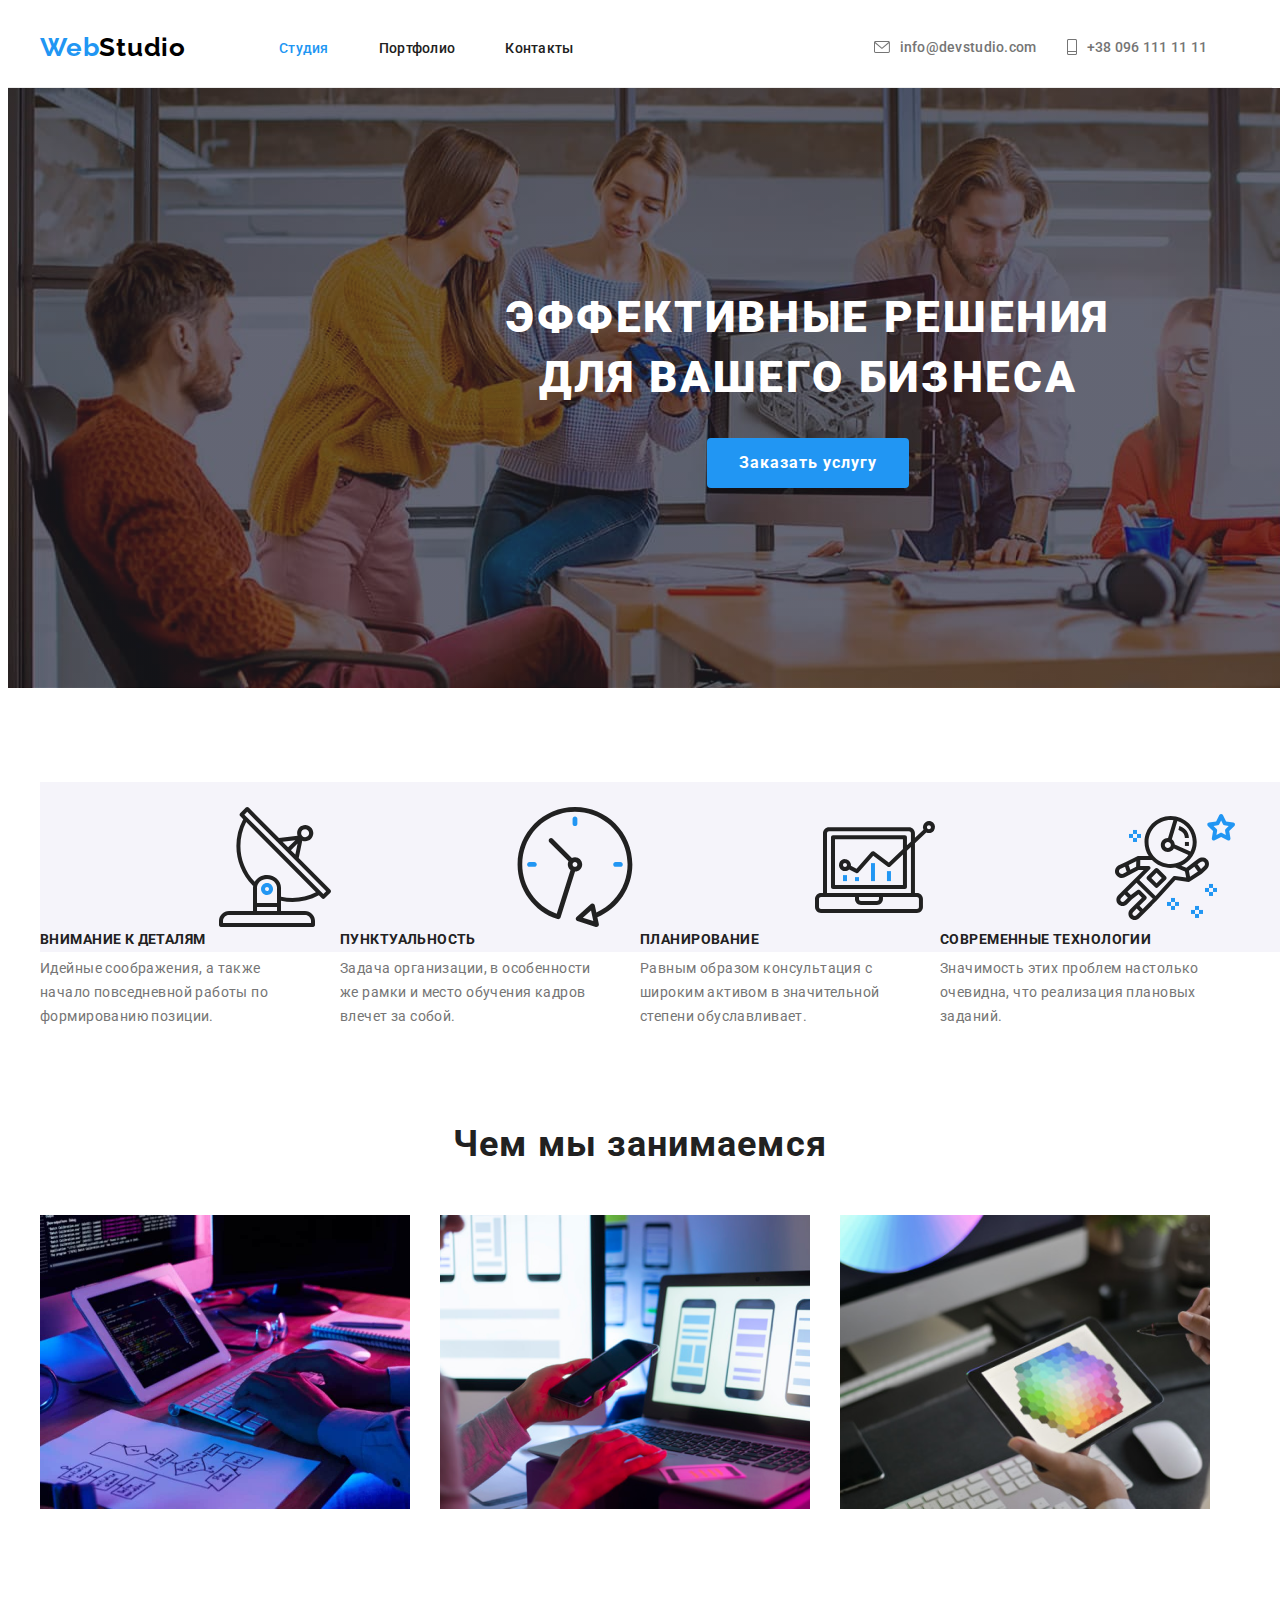
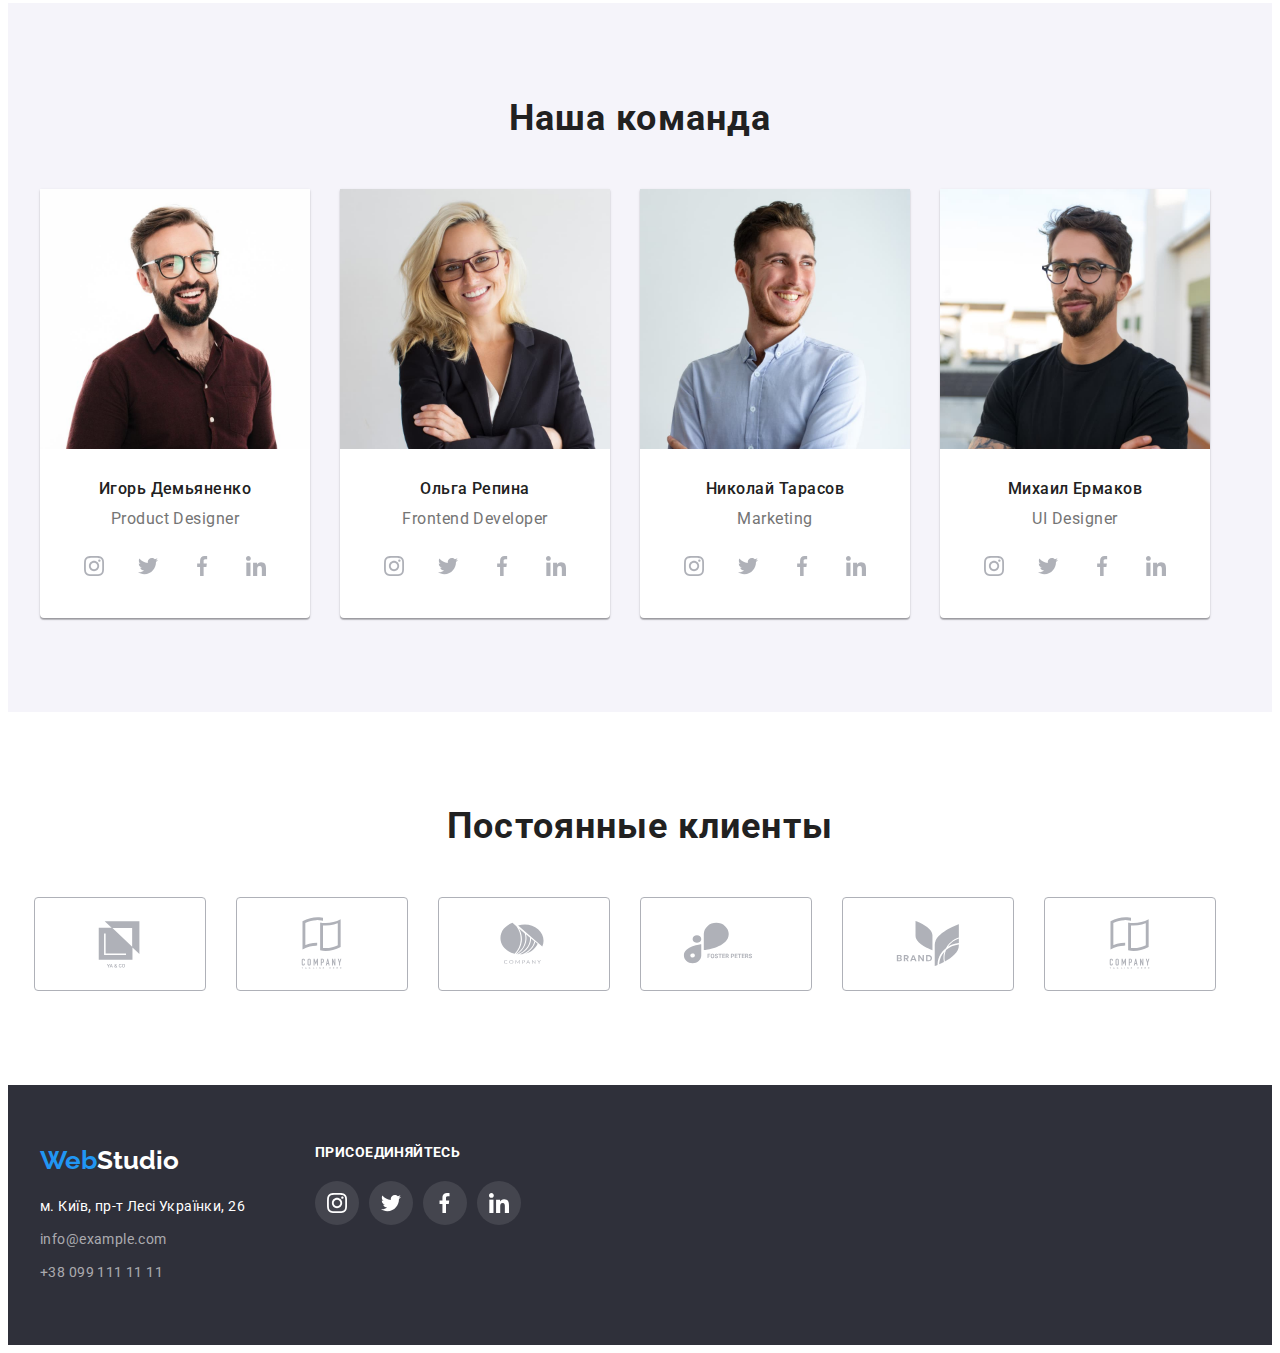
<file: index.html>
<!DOCTYPE html>
<html lang="ru">
  <head>
    <meta charset="UTF-8" />
    <meta http-equiv="X-UA-Compatible" content="IE=edge" />
    <meta name="viewport" content="width=device-width, initial-scale=1.0" />
    <link
      href="https://fonts.googleapis.com/css2?family=Raleway:wght@700&family=Roboto:wght@400;500;700;900&display=swap"
      rel="stylesheet"
    />
    <link
      rel="stylesheet"
      href="https://cdnjs.cloudflare.com/ajax/libs/modern-normalize/1.1.0/modern-normalize.min.css"
      integrity="sha512-wpPYUAdjBVSE4KJnH1VR1HeZfpl1ub8YT/NKx4PuQ5NmX2tKuGu6U/JRp5y+Y8XG2tV+wKQpNHVUX03MfMFn9Q=="
      crossorigin="anonymous"
      referrerpolicy="no-referrer"
    />
    <link rel="stylesheet" href="./сss/styles.css" />
    <title>Studio</title>
  </head>
  <body>
    <!--header-->
    <header class="head">
      <div class="container header">
        <a href="" class="logo"><span>Web</span>Studio</a>
        <nav>
          <ul class="site-nav">
            <li class="item"><a class="link-current" href="">Студия</a></li>
            <li class="item"><a class="link" href="./portfolio.html">Портфолио</a></li>
            <li class="item"><a class="link" href="">Контакты</a></li>
          </ul>
        </nav>
        <ul class="adress-header">
          <li class="item">
            <a class="adress-link" href="meilto:info@devstudio.com">
              <svg class="icon" width="16" height="12">
                <use href="./imges/symbol-defs.svg#icon-post"></use>
              </svg>
              info@devstudio.com</a
            >
          </li>

          <li class="item">
            <a class="adress-link" href="tel:+380961111111"
              ><svg class="icon" width="10" height="16">
                <use href="./imges/symbol-defs.svg#icon-phone"></use></svg
              >+38 096 111 11 11</a
            >
          </li>
        </ul>
      </div>
    </header>
    <!--unique main-->
    <main>
      <!--hero-->
      <section class="hero">
        <div class="container">
          <h1 class="hero-title">Эффективные решения<br />для вашего бизнеса</h1>
          <button class="button" type="button">Заказать услугу</button>
        </div>
      </section>
      <!--skill description-->
      <section class="skill-description">
        <div class="container">
          <h2 class="visually-hidden">Особенности</h2>
          <ul class="peculiarities">
            <li class="item"><div class="icon-block">
              <svg class="peculiarities-icon" width="70" height="70">
                <use href="./imges/symbol-defs.svg#icon-antenna"></use>
              </svg></div>
              <h3 class="peculiarities-list">Внимание к деталям</h3>
              <p class="peculiarities-text">
                Идейные соображения, а также начало повседневной работы по формированию позиции.
              </p>
            </li>
            <li class="item"><div class="icon-block">
              <svg class="peculiarities-icon" width="70" height="70">
                <use href="./imges/symbol-defs.svg#icon-clock"></use>
              </svg> </div>
              <h3 class="peculiarities-list">Пунктуальность</h3>
              <p class="peculiarities-text">
                Задача организации, в особенности же рамки и место обучения кадров влечет за собой.
              </p>
            </li>
            <li class="item"><div class="icon-block">
              <svg class="peculiarities-icon" width="70" height="70">
                <use href="./imges/symbol-defs.svg#icon-diagram"></use>
              </svg></div>
              <h3 class="peculiarities-list">Планирование</h3>
              <p class="peculiarities-text">
                Равным образом консультация с широким активом в значительной степени обуславливает.
              </p>
            </li>
            <li class="item"><div class="icon-block">
              <svg class="peculiarities-icon" width="70" height="70">
                <use href="./imges/symbol-defs.svg#icon-astronaut"></use>
              </svg></div>
              <h3 class="peculiarities-list">Современные технологии</h3>
              <p class="peculiarities-text">
                Значимость этих проблем настолько очевидна, что реализация плановых заданий.
              </p>
            </li>
          </ul>
        </div>
      </section>
      <!--work tips-->
      <section class="work-tips">
        <div class="container">
          <h2 class="work-list">Чем мы занимаемся</h2>
          <ul class="work">
            <li class="img"><img src="./imges/image1.jpg" alt="пишем-сайты " width="370" /></li>
            <li class="img">
              <img src="./imges/image2.jpg" alt="подстраиваем сайты для телефонов" width="370" />
            </li>
            <li class="img"><img src="./imges/image3.jpg" alt="работа с apple" width="370" /></li>
          </ul>
        </div>
      </section>
      <!--team-->
      <section class="teams">
        <div class="container">
          <h2 class="team-list">Наша команда</h2>
          <ul class="team">
            <li class="item">
              <img src="./imges/image11.jpg" alt="Игорь Демьяненко" width="270" />
              <div class="name-p">
                <h3 class="team-name">Игорь Демьяненко</h3>
                <p class="proffession">Product Designer</p>
                <ul class="teams-ul">
                  <li class="teams-item">
                    <a class="teams-link" href=""
                      ><svg class="teams-icon" width="20" height="20">
                        <use href="./imges/symbol-defs.svg#icon-instagram"></use></svg
                    ></a>
                  </li>
                  <li class="teams-item">
                    <a class="teams-link" href="#"
                      ><svg class="teams-icon" width="20" height="20">
                        <use href="./imges/symbol-defs.svg#icon-twitter"></use></svg
                    ></a>
                  </li>
                  <li class="teams-item">
                    <a class="teams-link" href="#"
                      ><svg class="teams-icon" width="20" height="20">
                        <use href="./imges/symbol-defs.svg#icon-facebook"></use></svg
                    ></a>
                  </li>
                  <li class="teams-item">
                    <a class="teams-link" href="#"
                      ><svg class="teams-icon" width="20" height="20">
                        <use href="./imges/symbol-defs.svg#icon-linkedin"></use></svg
                    ></a>
                  </li>
                </ul>
              </div>
            </li>
            <li class="item">
              <img src="./imges/image22.jpg" alt="Ольга Репина" width="270" />
              <div class="name-p">
                <h3 class="team-name">Ольга Репина</h3>
                <p class="proffession">Frontend Developer</p>
                <ul class="teams-ul">
                  <li class="teams-item">
                    <a class="teams-link" href="#"
                      ><svg class="teams-icon" width="20" height="20">
                        <use href="./imges/symbol-defs.svg#icon-instagram"></use></svg
                    ></a>
                  </li>
                  <li class="teams-item">
                    <a class="teams-link" href="#"
                      ><svg class="teams-icon" width="20" height="20">
                        <use href="./imges/symbol-defs.svg#icon-twitter"></use></svg
                    ></a>
                  </li>
                  <li class="teams-item">
                    <a class="teams-link" href="#"
                      ><svg class="teams-icon" width="20" height="20">
                        <use href="./imges/symbol-defs.svg#icon-facebook"></use></svg
                    ></a>
                  </li>
                  <li class="teams-item">
                    <a class="teams-link" href="#"
                      ><svg class="teams-icon" width="20" height="20">
                        <use href="./imges/symbol-defs.svg#icon-linkedin"></use></svg
                    ></a>
                  </li>
                </ul>
              </div>
            </li>
            <li class="item">
              <img src="./imges/image33.jpg" alt="Николай Тарасов" width="270" />
              <div class="name-p">
                <h3 class="team-name">Николай Тарасов</h3>
                <p class="proffession">Marketing</p>
                <ul class="teams-ul">
                  <li class="teams-item">
                    <a class="teams-link" href="#"
                      ><svg class="teams-icon" width="20" height="20">
                        <use href="./imges/symbol-defs.svg#icon-instagram"></use></svg
                    ></a>
                  </li>
                  <li class="teams-item">
                    <a class="teams-link" href="#"
                      ><svg class="teams-icon" width="20" height="20">
                        <use href="./imges/symbol-defs.svg#icon-twitter"></use></svg
                    ></a>
                  </li>
                  <li class="teams-item">
                    <a class="teams-link" href="#"
                      ><svg class="teams-icon" width="20" height="20">
                        <use href="./imges/symbol-defs.svg#icon-facebook"></use></svg
                    ></a>
                  </li>
                  <li class="teams-item">
                    <a class="teams-link" href="#"
                      ><svg class="teams-icon" width="20" height="20">
                        <use href="./imges/symbol-defs.svg#icon-linkedin"></use></svg
                    ></a>
                  </li>
                </ul>
              </div>
            </li>
            <li class="item">
              <img src="./imges/image44.jpg" alt="Михаил Ермаков" width="270" />
              <div class="name-p">
                <h3 class="team-name">Михаил Ермаков</h3>
                <p class="proffession">UI Designer</p>
                <ul class="teams-ul">
                  <li class="teams-item">
                    <a class="teams-link" href="#"
                      ><svg class="teams-icon" width="20" height="20">
                        <use href="./imges/symbol-defs.svg#icon-instagram"></use></svg
                    ></a>
                  </li>
                  <li class="teams-item">
                    <a class="teams-link" href="#"
                      ><svg class="teams-icon" width="20" height="20">
                        <use href="./imges/symbol-defs.svg#icon-twitter"></use></svg
                    ></a>
                  </li>
                  <li class="teams-item">
                    <a class="teams-link" href="#"
                      ><svg class="teams-icon" width="20" height="20">
                        <use href="./imges/symbol-defs.svg#icon-facebook"></use></svg
                    ></a>
                  </li>
                  <li class="teams-item">
                    <a class="teams-link" href="#"
                      ><svg class="teams-icon" width="20" height="20">
                        <use href="./imges/symbol-defs.svg#icon-linkedin"></use></svg
                    ></a>
                  </li>
                </ul>
              </div>
            </li>
          </ul>
        </div>
      </section>
    </main>
    <!------------------------ regular customers -------------------------->
    <section class="customers">
      <div class="container">
        <h2 class="customers-title">Постоянные клиенты</h2>
        <ul class="customers-item">
          <li class="customers-list">
            <a class="customers-link" href="#"
              ><svg class="customers-icon" width="106" height="60">
                <use href="./imges/symbol-defs.svg#icon-group-yaco"></use></svg
            ></a>
          </li>
          <li class="customers-list">
            <a class="customers-link" href="#"
              ><svg class="customers-icon" width="106" height="60">
                <use href="./imges/symbol-defs.svg#icon-group-tageline"></use></svg
            ></a>
          </li>
          <li class="customers-list">
            <a class="customers-link" href="#"
              ><svg class="customers-icon" width="106" height="60">
                <use href="./imges/symbol-defs.svg#icon-Logo-campany"></use></svg
            ></a>
          </li>
          <li class="customers-list">
            <a class="customers-link" href="#"
              ><svg class="customers-icon" width="106" height="60">
                <use href="./imges/symbol-defs.svg#icon--Logofoster-peters"></use></svg
            ></a>
          </li>
          <li class="customers-list">
            <a class="customers-link" href="#"
              ><svg class="customers-icon" width="106" height="60">
                <use href="./imges/symbol-defs.svg#icon-Logo-brend"></use></svg
            ></a>
          </li>
          <li class="customers-list">
            <a class="customers-link" href="#"
              ><svg class="customers-icon" width="106" height="60">
                <use href="./imges/symbol-defs.svg#icon-group-tageline"></use></svg
            ></a>
          </li>
        </ul>
      </div>
    </section>

    <!-----------------footer------------------------->
    <footer class="footer" >
    
      <div class="container social-right">
       
       <div class="right">
        <a class="logo-footer" href="./index.html">Web<span class="logo-width">Studio</span></a>
          <address>
            <ul class="adress">
              <li class="item">
                <a
                  class="maps"
                  href="https://goo.gl/maps/7KF9bq7pgSn1SmcG7"
                  target="_blank"
                  rel="noopener noreferrer"
                  >м. Київ, пр-т Лесі Українки, 26</a
                >
              </li>
              <li class="item">
                <a class="mail" href="mailto:info@example.com">info@example.com</a>
              </li>
              <li class="item"><a class="tel" href="tel:+380991111111">+38 099 111 11 11</a></li>
            </ul>
          </address>
       </div>
       <div class="social">
          <h2 class="social-title">присоединяйтесь</h2>
          <ul class="social-item">
            <li class="social-list">
              <a class="social-link" href="#"
                ><svg class="social-icon" width="20" height="20"><use href="./imges/symbol-defs.svg#icon-instagram"></use>></use></svg
              ></a>
            </li>
            <li class="social-list">
              <a class="social-link" href="#"
                ><svg class="social-icon" width="20" height="20"><use href="./imges/symbol-defs.svg#icon-twitter-footer"></use>></use></svg
              ></a>
            </li>
            <li class="social-list">
              <a class="social-link" href="#"
                ><svg class="social-icon" width="20" height="20"><use href="./imges/symbol-defs.svg#icon-facebook-footer"></use>></use></svg
              ></a>
            </li>
            <li class="social-list">
              <a class="social-link" href="#"
                ><svg class="social-icon" width="20" height="20"><use href="./imges/symbol-defs.svg#icon-linkedin-footer"></use>></use></svg
              ></a>
            </li>
          </ul>
        </div>
      </div>
    
    </footer>
  </body>
</html>
</file>
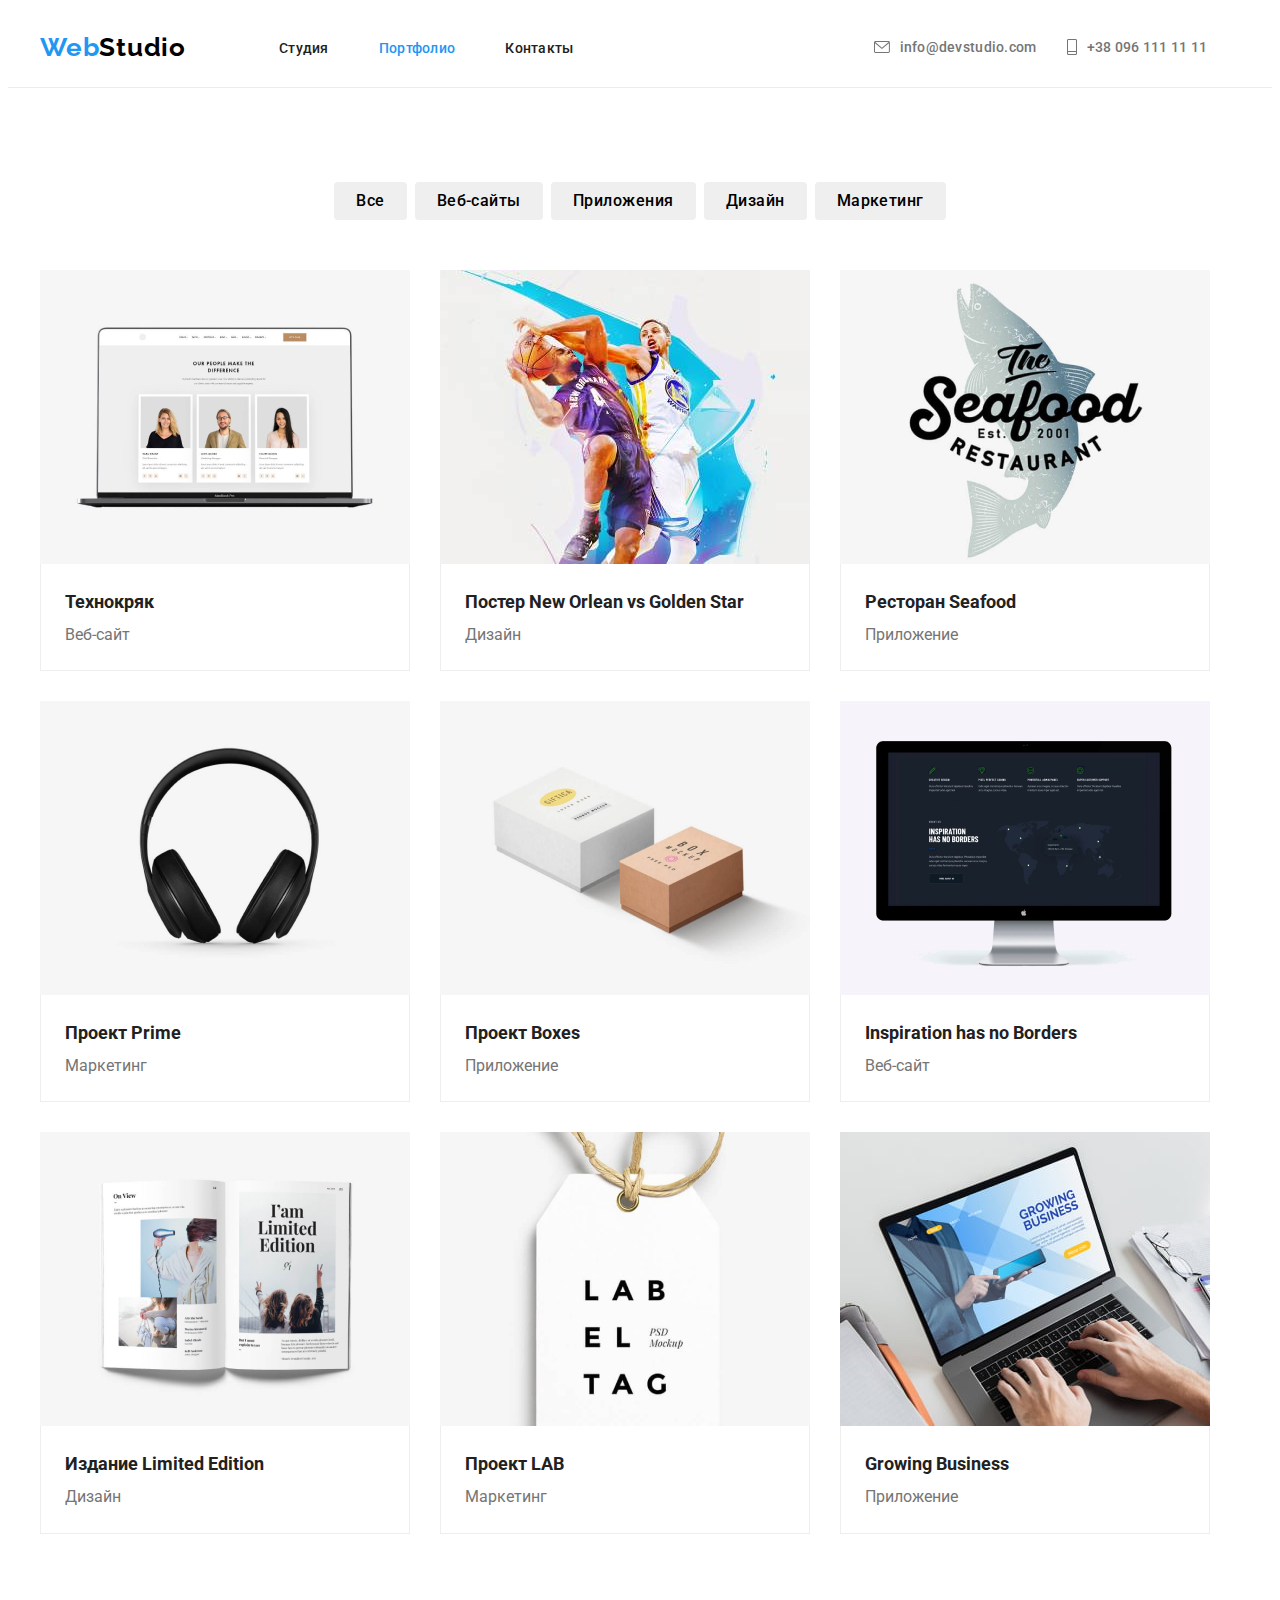
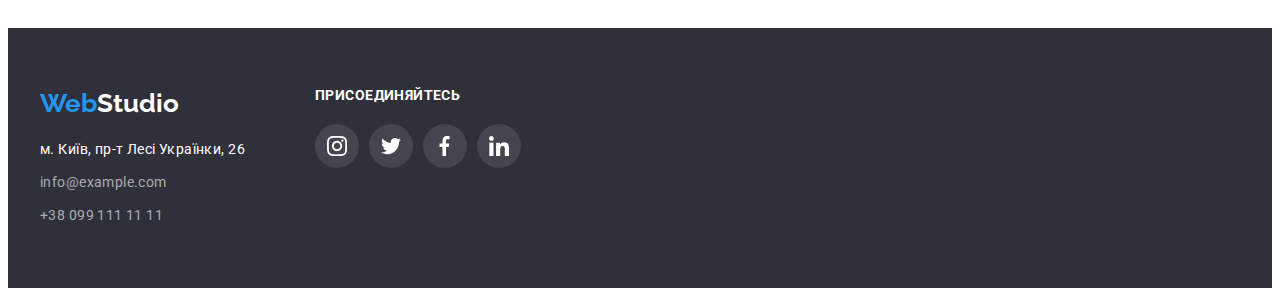
<file: portfolio.html>
<!DOCTYPE html>
<html lang="ru">
  <head>
    <meta charset="UTF-8" />
    <meta http-equiv="X-UA-Compatible" content="IE=edge" />
    <meta name="viewport" content="width=device-width, initial-scale=1.0" />
    <link
      href="https://fonts.googleapis.com/css2?family=Raleway:wght@700&family=Roboto:wght@400;500;700;900&display=swap"
      rel="stylesheet"
    />
    <link
      rel="stylesheet"
      href="https://cdnjs.cloudflare.com/ajax/libs/modern-normalize/1.1.0/modern-normalize.min.css"
      integrity="sha512-wpPYUAdjBVSE4KJnH1VR1HeZfpl1ub8YT/NKx4PuQ5NmX2tKuGu6U/JRp5y+Y8XG2tV+wKQpNHVUX03MfMFn9Q=="
      crossorigin="anonymous"
      referrerpolicy="no-referrer"
    />
    <link rel="stylesheet" href="./сss/styles.css" />
    <title>Portfolio</title>
  </head>
  <body>
    <!--header-->
    <header class="head">
      <div class="container header">
        <a href="./index.html" class="logo"><span>Web</span>Studio</a>
        <nav>
          <ul class="site-nav">
            <li class="item"><a class="link" href="./index.html">Студия</a></li>
            <li class="item"><a class="link-current" href="./portfolio.html">Портфолио</a></li>
            <li class="item"><a class="link" href="">Контакты</a></li>
          </ul>
        </nav>
        <ul class="adress-header">
          <li class="item">
            <a class="adress-link" href="meilto:info@devstudio.com">
              <svg class="icon" width="16" height="12">
                <use href="./imges/symbol-defs.svg#icon-post"></use>
              </svg>
              info@devstudio.com</a
            >
          </li>

          <li class="item">
            <a class="adress-link" href="tel:+380961111111"
              ><svg class="icon" width="10" height="16">
                <use href="./imges/symbol-defs.svg#icon-phone"></use></svg
              >+38 096 111 11 11</a
            >
          </li>
        </ul>
      </div>
    </header>
    <!-- unique  -->
    <main>
      <section class="section-ng">
        <div class="container">
          <h1 class="visually-hidden">Портфолио</h1>
          <!-- navigation -->
          <ul class="but">
            <li class="item"><button class="list" type="button">Все</button></li>
            <li class="item"><button class="list" type="button">Веб-сайты</button></li>
            <li class="item"><button class="list" type="button">Приложения</button></li>
            <li class="item"><button class="list" type="button">Дизайн</button></li>
            <li class="item"><button class="list" type="button">Маркетинг</button></li>
          </ul>
          <!-- gallery -->
          <ul class="gallery">
            <li class="list">
              <img src="./imges/imgp1.jpg" alt="проект-1" width="370" />
              <div class="border">
                <h2 class="title">Технокряк</h2>
                <p class="text">Веб-сайт</p>
              </div>
            </li>
            <li class="list">
              <img src="./imges/imgp2.jpg" alt="проект-2" width="370" />
              <div class="border">
                <h2 class="title">Постер New Orlean vs Golden Star</h2>
                <p class="text">Дизайн</p>
              </div>
            </li>
            <li class="list">
              <img src="./imges/imgp3.jpg" alt="проект-3" width="370" />
              <div class="border">
                <h2 class="title">Ресторан Seafood</h2>
                <p class="text">Приложение</p>
              </div>
            </li>
            <li class="list">
              <img src="./imges/imgp4.jpg" alt="проект-4" width="370" />
              <div class="border">
                <h2 class="title">Проект Prime</h2>
                <p class="text">Маркетинг</p>
              </div>
            </li>
            <li class="list">
              <img src="./imges/imgp5.jpg" alt="проект-5" width="370" />
              <div class="border">
                <h2 class="title">Проект Boxes</h2>
                <p class="text">Приложение</p>
              </div>
            </li>
            <li class="list">
              <img src="./imges/imgp6.jpg" alt="проект-6" width="370" />
              <div class="border">
                <h2 class="title">Inspiration has no Borders</h2>
                <p class="text">Веб-сайт</p>
              </div>
            </li>
            <li class="list">
              <img src="./imges/imgp7.jpg" alt="проект-7" width="370" />
              <div class="border">
                <h2 class="title">Издание Limited Edition</h2>
                <p class="text">Дизайн</p>
              </div>
            </li>
            <li class="list">
              <img src="./imges/imgp8.jpg" alt="проект-8" width="370" />
              <div class="border">
                <h2 class="title">Проект LAB</h2>
                <p class="text">Маркетинг</p>
              </div>
            </li>
            <li class="list">
              <img src="./imges/imgp9.jpg" alt="проект-9" width="370" />
              <div class="border">
                <h2 class="title">Growing Business</h2>
                <p class="text">Приложение</p>
              </div>
            </li>
          </ul>
        </div>
      </section>
    </main>
    <!--footer-->
    <footer class="footer" >
    
      <div class="container social-right">
       
       <div class="right">
        <a class="logo-footer" href="./index.html">Web<span class="logo-width">Studio</span></a>
          <address>
            <ul class="adress">
              <li class="item">
                <a
                  class="maps"
                  href="https://goo.gl/maps/7KF9bq7pgSn1SmcG7"
                  target="_blank"
                  rel="noopener noreferrer"
                  >м. Київ, пр-т Лесі Українки, 26</a
                >
              </li>
              <li class="item">
                <a class="mail" href="mailto:info@example.com">info@example.com</a>
              </li>
              <li class="item"><a class="tel" href="tel:+380991111111">+38 099 111 11 11</a></li>
            </ul>
          </address>
       </div>
       <div class="social">
          <h2 class="social-title">присоединяйтесь</h2>
          <ul class="social-item">
            <li class="social-list">
              <a class="social-link" href="#"
                ><svg class="social-icon" width="20" height="20"><use href="./imges/symbol-defs.svg#icon-instagram"></use>></use></svg
              ></a>
            </li>
            <li class="social-list">
              <a class="social-link" href="#"
                ><svg class="social-icon" width="20" height="20"><use href="./imges/symbol-defs.svg#icon-twitter-footer"></use>></use></svg
              ></a>
            </li>
            <li class="social-list">
              <a class="social-link" href="#"
                ><svg class="social-icon" width="20" height="20"><use href="./imges/symbol-defs.svg#icon-facebook-footer"></use>></use></svg
              ></a>
            </li>
            <li class="social-list">
              <a class="social-link" href="#"
                ><svg class="social-icon" width="20" height="20"><use href="./imges/symbol-defs.svg#icon-linkedin-footer"></use>></use></svg
              ></a>
            </li>
          </ul>
        </div>
      </div>
    
    </footer>
  </body>
</html>
</file>
<file: сss/styles.css>
:root {
  --primary-text-color: #757575;
  --title-text-color: #000000;
  --acsent-color: #2196f3;
  --link-color: #212121;
  --ptimari-bg-color: #ffffff;
  --border-color: #ececec;
}

body {
  font-family: 'Roboto', sans-serif;
  background: var(--ptimari-bg-color);
}
img {
  margin: 0;
}
ul {
  margin: 0;
  padding: 0;
  list-style: none;
}
h1,
h2,
h3,
h4,
h5,
h6 {
  margin: 0;
  padding: 0;
}
p {
  margin: 0;
  padding: 0;
}
/* size all content */
.container {
  width: 1200px;
  margin: auto;
  padding: 0 15px 0 15px;
}

/* visibility */
.visually-hidden {
  position: absolute;
  width: 1px;
  height: 1px;
  margin: -1px;
  border: 0;
  padding: 0;

  white-space: nowrap;
  clip-path: inset(100%);
  clip: rect(0 0 0 0);
  overflow: hidden;
}

/* header */
.head {
  padding-top: 24px;
  padding-bottom: 24px;
  border-bottom: 1px solid var(--border-color);
}
.container.header {
  display: flex;
  align-items: center;
}
/* logo */
.logo {
  font-family: 'Raleway';
  font-weight: 700;
  margin-left: 0;
  margin-right: 93px;
  font-size: 26px;
  line-height: 1.19;
  letter-spacing: 0.03em;
  color: var(--title-text-color);
  text-decoration: none;
}
.logo > span {
  color: #2196f3;
}
/* site nav */
.site-nav {
  display: flex;
  padding-left: 0;
}
.site-nav .item {
  margin-right: 50px;
}
.site-nav .item:last-child {
  margin-right: 300px;
}
.site-nav .link {
  font-weight: 500;
  font-size: 14px;
  letter-spacing: 0.02em;
  text-decoration: none;
  color: var(--link-color);
}
.site-nav .link:hover {
  color: var(--acsent-color);
}

.site-nav .link:focus {
  color: var(--acsent-color);
}
.link-current {
  color: var(--acsent-color);
  font-weight: 500;
  font-size: 14px;
  letter-spacing: 0.02em;
  text-decoration: none;
}
/* adress-head */
.adress-header {
  display: flex;
  vertical-align: middle;
  padding: 0;
}
.adress-link {
  display: flex;
  align-items: center;
}
.adress-header .icon {
  margin-right: 10px;
  fill: #757575;
}
.adress-link:hover .icon {
  fill: #2196f3;
}
.adress-link:focus .icon {
  fill: #2196f3;
}
.adress-header .item {
  margin-right: 30px;
}
.adress-header .item:last-child {
  margin-right: 0;
}
.adress-header .adress-link {
  font-weight: 500;
  font-size: 14px;
  letter-spacing: 0.02em;
  text-decoration: none;
  color: #757575;
}
.adress-header .adress-link:hover,
.adress-header .adress-link:focus {
  color: var(--acsent-color);
}

/* hero */
.hero {
  width: 1600px;
  display: block;
  text-align: center;
  align-items: center;
  margin: auto;
  padding-top: 200px;
  padding-bottom: 200px;
  background-image: linear-gradient(to right, rgba(47, 48, 58, 0.4), rgba(47, 48, 58, 0.4)),
    url('../imges/hero.jpg');
  background-color: #2f303a;
  background-repeat: no-repeat;
  background-position: center;
}
.hero-title {
  padding-bottom: 30px;
  font-weight: 900;
  font-size: 44px;
  line-height: 1.36;

  letter-spacing: 0.06em;
  text-transform: uppercase;
  color: var(--ptimari-bg-color);
}

.hero .button {
  padding: 10px 32px 10px 32px;
  font-family: inherit;
  font-weight: 700;
  font-size: 16px;
  line-height: 1.87;
  cursor: pointer;
  letter-spacing: 0.06em;
  background-color: #2196f3;
  box-shadow: 0px 4px 4px rgba(0, 0, 0, 0.15);
  border: transparent;
  border-radius: 4px;
  color: var(--ptimari-bg-color);
}
/* peculiarities */
.skill-description {
  padding-top: 94px;
  padding-bottom: 94px;
}
.peculiarities {
  padding: 0;
  display: flex;
}
.icon-block {
  margin-bottom: 30px;
  background-color: #f5f4fa;
  height: 120px;
  width: 270px;
  margin-right: 30px;
}

.peculiarities .item {
}
.peculiarities .item:last-child {
  padding-right: 0;
}
.peculiarities-list {
  width: 270px;
  padding-bottom: 10px;
  font-weight: 700;
  font-size: 14px;
  line-height: 1.14;
  letter-spacing: 0.03em;
  text-transform: uppercase;
  color: var(--link-color);
}
.peculiarities-text {
  width: 270px;
  font-weight: 400;
  font-size: 14px;
  line-height: 1.71;
  letter-spacing: 0.03em;
  color: #757575;
}
.peculiarities-icon {
  display: block;
  width: 270px;
  height: 120px;
  background-color: #f5f4fa;
  padding: 25px 100px;
}
/* work tips */
.work-tips {
  padding-bottom: 94px;
}
.work {
  padding: 0;
  display: flex;
}
.work .img {
  padding-right: 30px;
}
.work .img:last-child {
  padding-right: 0;
}
.work-list {
  margin-bottom: 50px;
  font-weight: 700;
  font-size: 36px;
  line-height: 1.17;
  text-align: center;
  letter-spacing: 0.03em;
  color: var(--link-color);
}

/*team*/
.teams {
  padding-top: 94px;
  padding-bottom: 94px;
  background-color: #f5f4fa;
}
.team {
  padding: 0;
  display: flex;
}
.teams-ul {
  gap: 10px;
}
.team .item {
  margin-right: 30px;
  text-align: center;
  border-bottom-left-radius: 4px;
  border-bottom-right-radius: 4px;
  background-color: var(--ptimari-bg-color);
  box-shadow: 0px 1px 3px rgba(0, 0, 0, 0.12), 0px 1px 1px rgba(0, 0, 0, 0.14),
    0px 2px 1px rgba(0, 0, 0, 0.2);
}
.team .item:last-child {
  margin-right: 0;
}
.team-list {
  text-align: center;
  margin-bottom: 50px;
  font-style: normal;
  font-weight: 700;
  font-size: 36px;
  line-height: 1.17;
  letter-spacing: 0.03em;
  color: var(--link-color);
}
.name-p {
  padding-top: 30px;
  padding-bottom: 30px;
}
.team-name {
  font-weight: 500;
  font-size: 16px;
  line-height: 1.19;
  letter-spacing: 0.03em;
  color: var(--link-color);
}
.proffession {
  margin-bottom: 16px;
  padding-top: 10px;
  font-weight: 400;
  font-size: 16px;
  line-height: 1.19;
  letter-spacing: 0.03em;
  color: var(--primary-text-color);
}

.teams-ul {
  display: flex;
  justify-content: center;
}
.team .item {
  width: 270px;
}
.teams-item .teams-link {
  display: flex;
  width: 44px;
  height: 44px;
  align-items: center;
  justify-content: center;
  border-radius: 50%;
}
.teams-icon {
  fill: #afb1b8;
}
.teams-link:hover .teams-icon {
  fill: var(--ptimari-bg-color);
}
.teams-link:hover {
  background-color: var(--acsent-color);
}
.teams-link:focus .teams-icon {
  fill: var(--ptimari-bg-color);
}
.teams-link:focus {
  background-color: var(--acsent-color);
}
/*------------------- regular customers---------------*/
.customers {
  display: block;
  padding-top: 94px;
  padding-bottom: 94px;
}
.customers-title {
  font-family: 'Roboto';
  font-style: normal;
  font-weight: 700;
  margin-bottom: 50px;
  font-size: 36px;
  line-height: 1.16;
  text-align: center;
  letter-spacing: 0.03em;
  color: #212121;
}
.customers-item {
  display: flex;
  justify-content: center;
}
.customers-list {
  margin-right: 30px;
}
.customers-link {
  display: flex;
  width: 170px;
  height: 92px;
  align-items: center;
  justify-content: center;
  border: 1px solid #afb1b8;
  border-radius: 4px;
  outline: none;
}
.customers-icon {
  fill: #afb1b8;
}
.customers-icon:hover {
  fill: #2196f3;
}
.customers-link:focus .customers-icon {
  fill: #2196f3;
}
.customers-link:focus {
  border-color: #2196f3;
}

.customers-link:hover {
  border-color: #2196f3;
}

/* ------------------footer--------------------*/
.footer {
  padding-top: 60px;
  padding-bottom: 60px;
  background-color: #2f303a;
}

.adress {
  padding: 0;
}
.adress .item {
  margin-bottom: 9px;
}
.adress .item:last-child {
  margin-bottom: 0;
}

.logo-footer {
  display: block;
  margin-bottom: 20px;
  font-family: 'Raleway';
  font-weight: 700;
  font-size: 26px;
  color: var(--acsent-color);
  text-decoration: none;
}
.logo-footer span {
  color: var(--ptimari-bg-color);
}
.maps {
  font-style: normal;
  font-weight: 400;
  font-size: 14px;
  line-height: 1.71;
  letter-spacing: 0.03em;
  text-decoration: none;
  color: var(--ptimari-bg-color);
}

.adress .mail {
  font-style: normal;
  font-weight: 400;
  font-size: 14px;
  line-height: 1.71;
  letter-spacing: 0.03em;
  text-decoration: none;
  color: rgba(255, 255, 255, 0.6);
}
.adress .tel {
  font-style: normal;
  font-weight: 400;
  font-size: 14px;
  line-height: 1.71;
  letter-spacing: 0.03em;
  text-decoration: none;
  color: rgba(255, 255, 255, 0.6);
}
.adress .maps:hover,
.adress .maps:focus {
  color: #2196f3;
}
.adress .mail:hover,
.adress .mail:focus {
  color: #2196f3;
}
.adress .tel:hover,
.adress .tel:focus {
  color: #2196f3;
}

.social-title {
  font-family: 'Roboto';
  font-style: normal;
  padding-bottom: 20px;
  font-weight: 700;
  font-size: 14px;
  line-height: 1.14;
  letter-spacing: 0.03em;
  text-transform: uppercase;
  color: #ffffff;
}
.social-right {
  display: flex;
}
.social-item {
  display: flex;
  justify-content: space-between;
}
.social {
  margin-left: 70px;
  width: 206px;
  height: 80px;
}
.social-list {
  display: flex;
}
.social-link {
  display: flex;
  justify-content: center;
  align-items: center;
  width: 44px;
  height: 44px;
  border-radius: 50%;
  background-color: rgba(255, 255, 255, 0.1);
}

.social-icon {
  fill: #ffffff;
}
.social-icon:hover,
.social-icon:focus {
  fill: #ffffff;
}
.social-link:hover,
.social-link:focus {
  background-color: #2196f3;
}

/*button*/
.section-ng {
  padding-top: 94px;
  padding-bottom: 94px;
  cursor: pointer;
}
.but {
  margin-bottom: 50px;
  display: flex;
  justify-content: center;
}
.but .item {
  margin-right: 8px;
}
.but .item:last-child {
  margin-right: 0;
}
.but .list {
  padding: 6px 22px 6px 22px;
  font-family: inherit;
  font-weight: 500;
  font-size: 16px;
  line-height: 1.6;
  letter-spacing: 0.03em;
  border: transparent;
  border-radius: 4px;
}
.but .list:hover {
  background-color: #2196f3;
  cursor: pointer;
  box-shadow: 0px 3px 1px rgba(0, 0, 0, 0.1), 0px 1px 2px rgba(0, 0, 0, 0.08),
    0px 2px 2px rgba(0, 0, 0, 0.12);
}

.but .list:hover {
  color: #ffffff;
}
.but .list:focus {
  background-color: #2196f3;
}
.but .list:focus {
  color: #ffffff;
}
/* gallery */
img {
  display: block;
}
.gallery {
  display: flex;
  flex-wrap: wrap;
  padding: 0;
}
.gallery .list {
  margin-right: 30px;
  margin-bottom: 30px;
}
.gallery .list:hover {
  box-shadow: 0px 4px 4px rgba(0, 0, 0, 0.25);
}
.gallery .border {
  margin: 0;
  padding: 20px 24px;
  border-left: 1px solid #eeeeee;
  border-right: 1px solid #eeeeee;
  border-bottom: 1px solid #eeeeee;
}
.gallery .list:nth-child(3n) {
  margin-right: 0;
}
.gallery .list:nth-child(n + 7) {
  margin-bottom: 0;
  padding-bottom: 0;
}
.gallery .title {
  font-family: 'Roboto';
  font-style: 700;
  font-size: 18px;
  line-height: 2;
  color: #212121;
}
.gallery .text {
  font-family: 'Roboto';
  font-weight: 400;
  font-size: 16px;
  line-height: 1.9;
  color: #757575;
}
</file>
